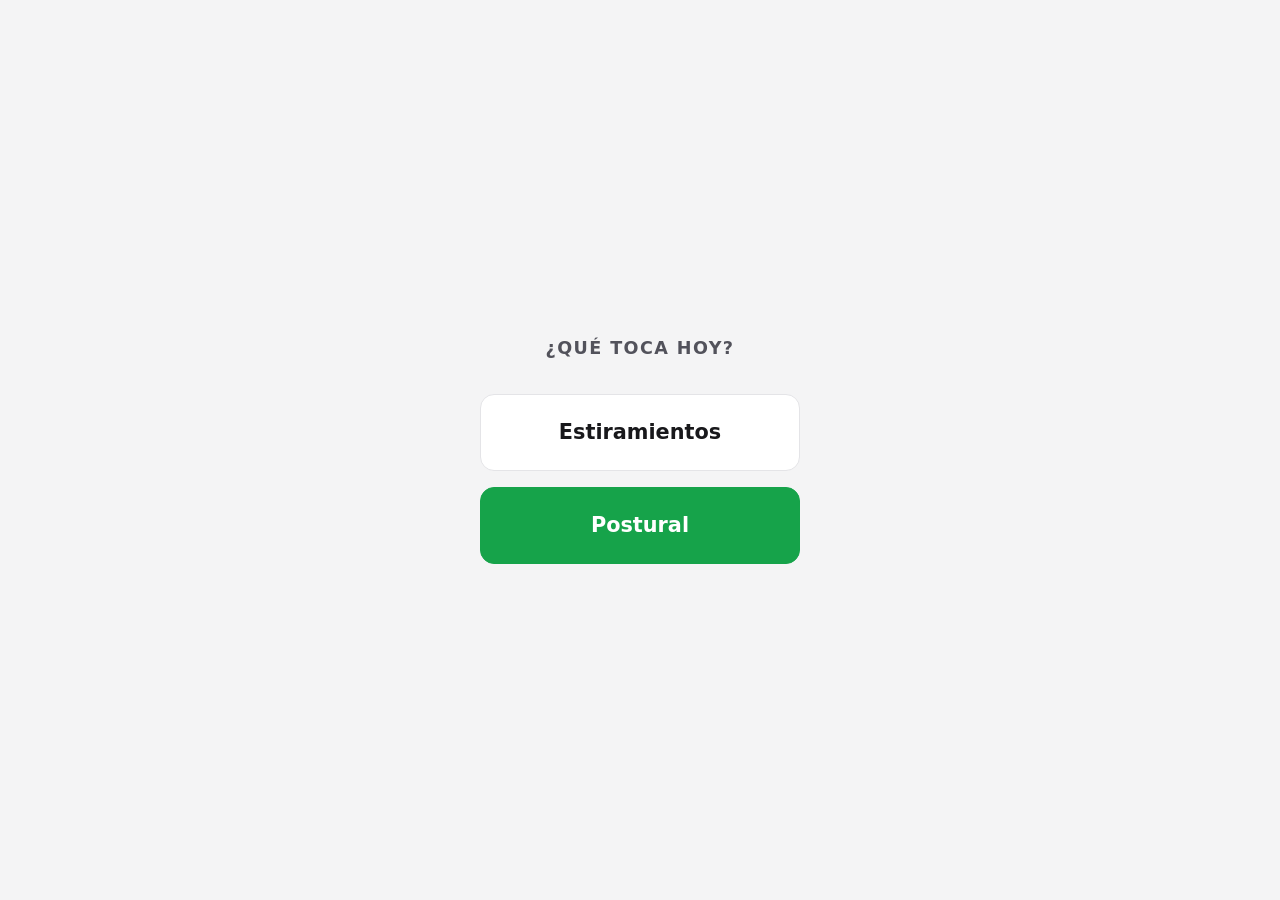
<file: index.html>
<!DOCTYPE html>
<html lang="es">
<head>
<meta charset="UTF-8">
<meta name="viewport" content="width=device-width, initial-scale=1">
<meta http-equiv="Cache-Control" content="no-cache, no-store, must-revalidate">
<meta http-equiv="Pragma" content="no-cache">
<meta http-equiv="Expires" content="0">
<title>Rutinas</title>
<link rel="stylesheet" href="style.css?v=3">
</head>
<body class="home">
  <h1>¿Qué toca hoy?</h1>
  <a class="btn" href="estiramientos.html">Estiramientos</a>
  <a class="btn alt" href="postural.html">Postural</a>
</body>
</html>
</file>
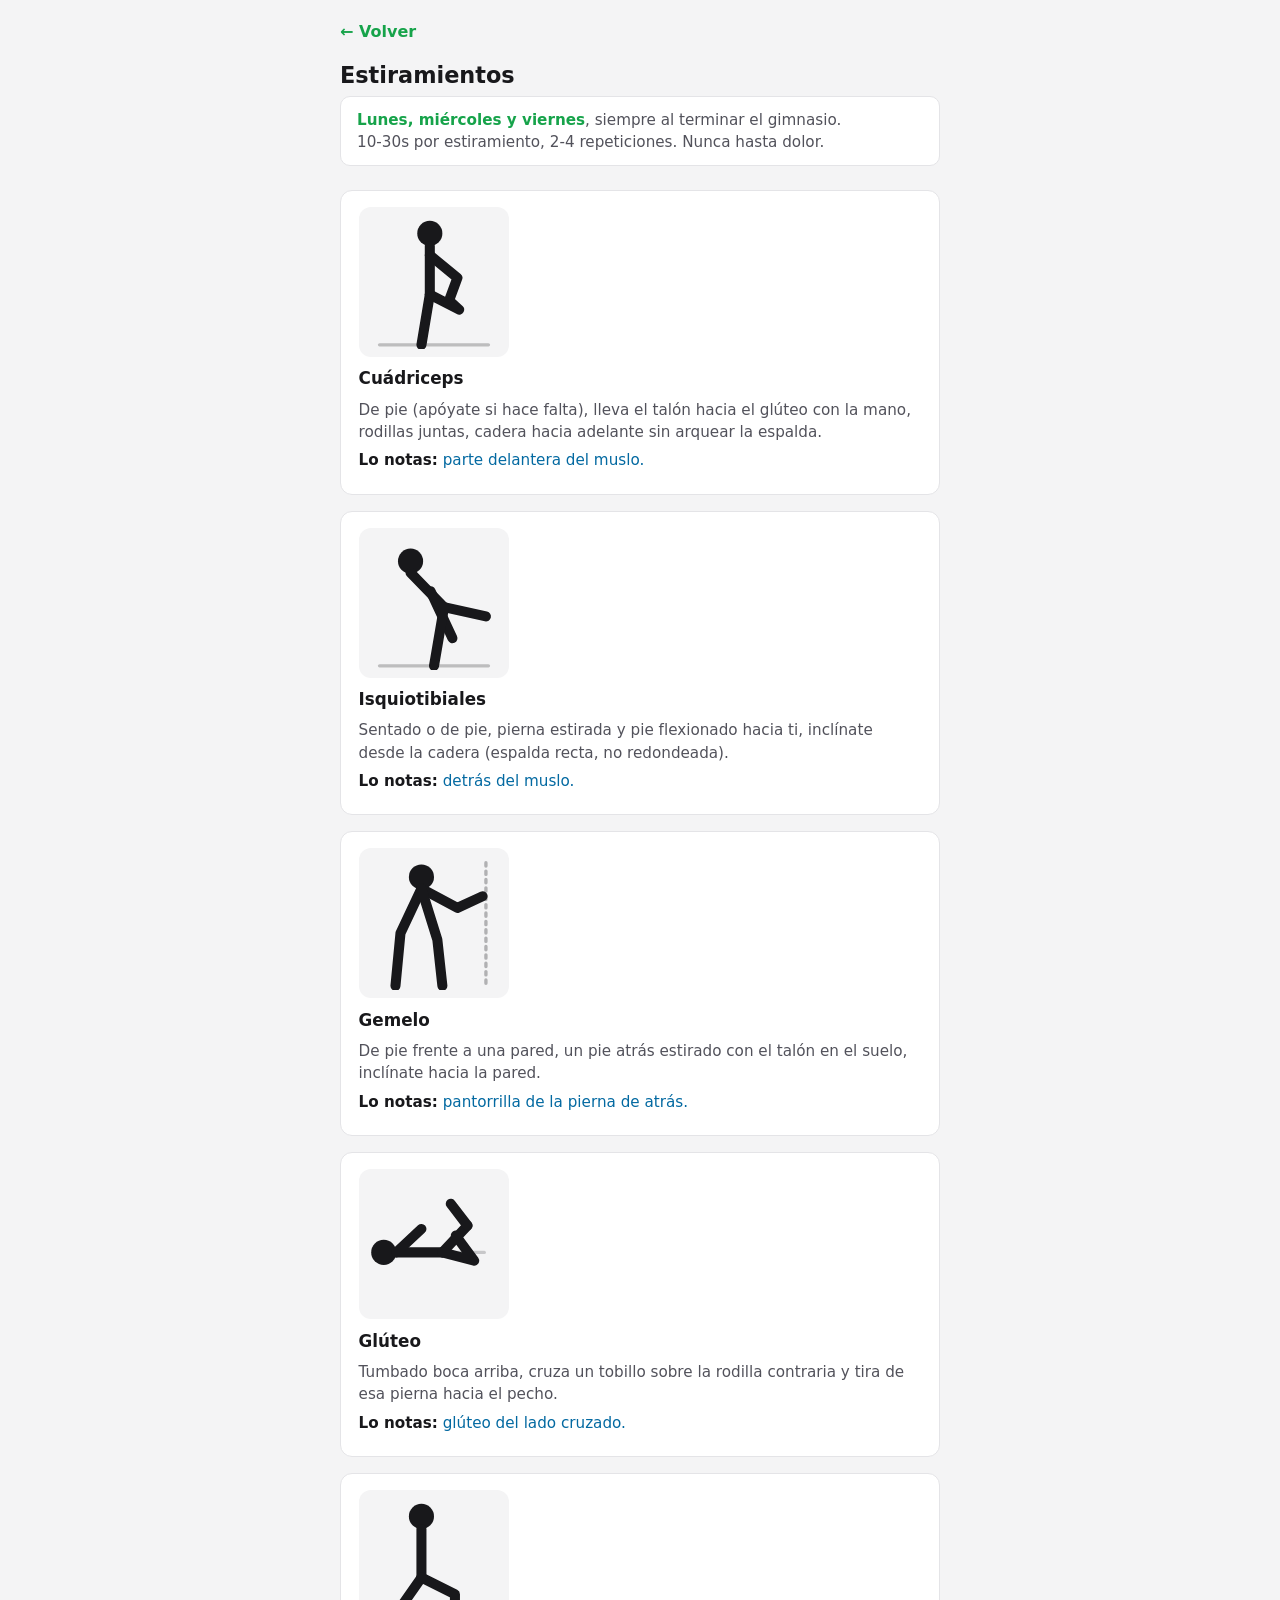
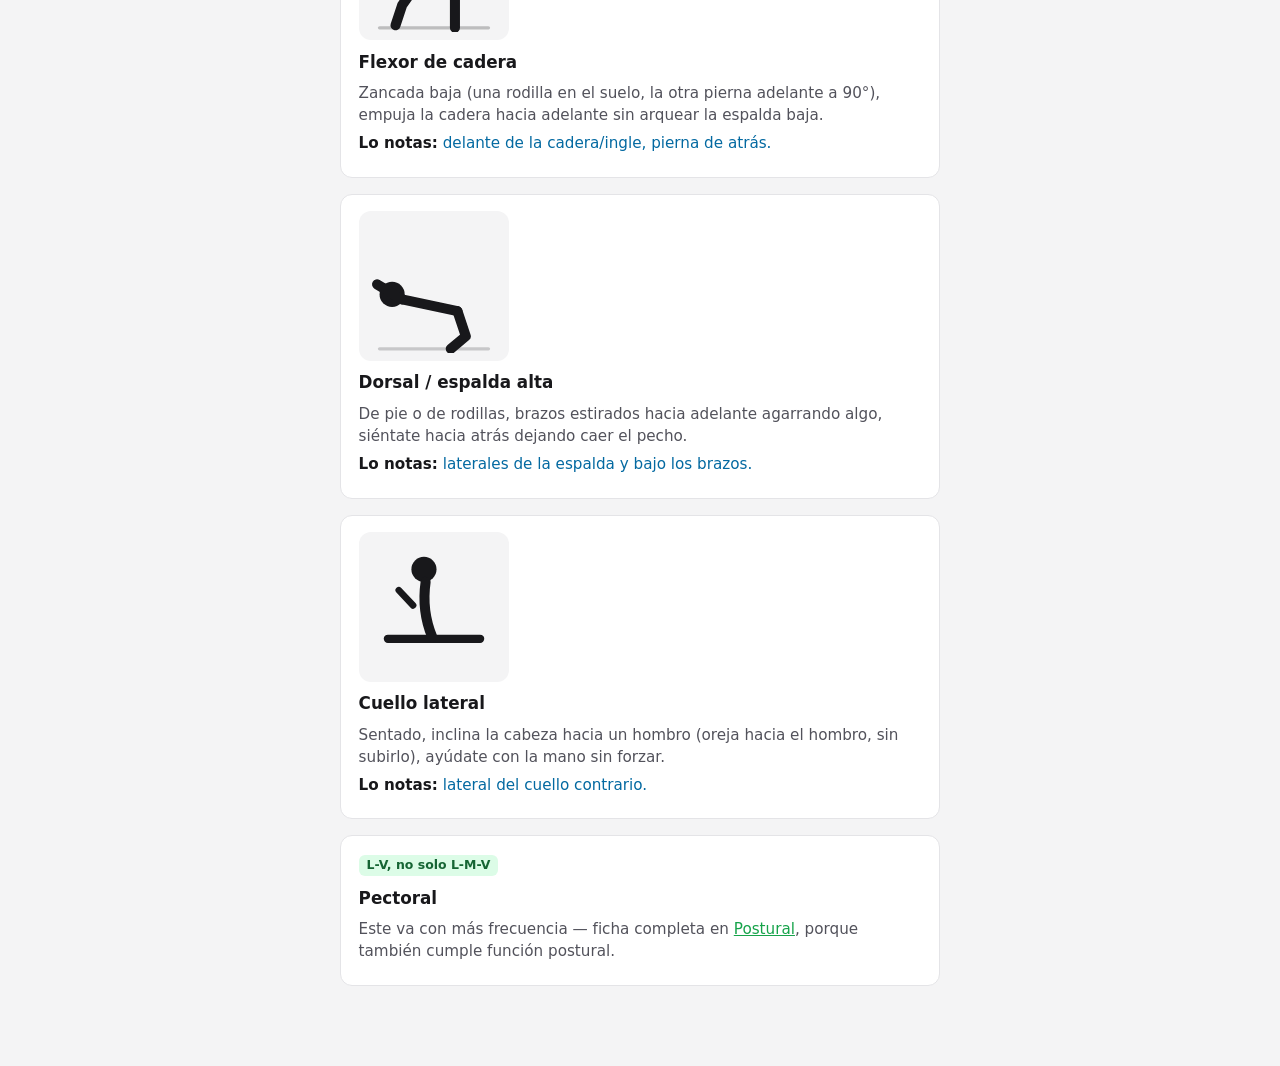
<file: estiramientos.html>
<!DOCTYPE html>
<html lang="es">
<head>
<meta charset="UTF-8">
<meta name="viewport" content="width=device-width, initial-scale=1">
<meta http-equiv="Cache-Control" content="no-cache, no-store, must-revalidate">
<meta http-equiv="Pragma" content="no-cache">
<meta http-equiv="Expires" content="0">
<title>Estiramientos</title>
<link rel="stylesheet" href="style.css?v=3">
</head>
<body>
<a class="back" href="index.html">&larr; Volver</a>
<h1>Estiramientos</h1>
<div class="freq">
  <b>Lunes, miércoles y viernes</b>, siempre al terminar el gimnasio.<br>
  10-30s por estiramiento, 2-4 repeticiones. Nunca hasta dolor.
</div>

<section class="ex">
  <div class="diagram">
    <svg viewBox="0 0 160 160" fill="none" stroke="currentColor" stroke-width="12" stroke-linecap="round" stroke-linejoin="round">
      <path d="M15 155 H145" stroke-width="4" opacity="0.25"/>
      <circle cx="75" cy="22" r="15" fill="currentColor" stroke="none"/>
      <path d="M75 37 V95"/>
      <path d="M75 95 L65 155"/>
      <path d="M75 48 L108 75 L98 102"/>
      <path d="M75 95 L110 113 L98 102"/>
    </svg>
  </div>
  <h2>Cuádriceps</h2>
  <p>De pie (apóyate si hace falta), lleva el talón hacia el glúteo con la mano, rodillas juntas, cadera hacia adelante sin arquear la espalda.</p>
  <p class="where"><strong>Lo notas:</strong> parte delantera del muslo.</p>
</section>

<section class="ex">
  <div class="diagram">
    <svg viewBox="0 0 160 160" fill="none" stroke="currentColor" stroke-width="12" stroke-linecap="round" stroke-linejoin="round">
      <path d="M15 155 H145" stroke-width="4" opacity="0.25"/>
      <circle cx="52" cy="30" r="15" fill="currentColor" stroke="none"/>
      <path d="M52 44 L92 85"/>
      <path d="M76 66 L102 122"/>
      <path d="M92 85 L142 96"/>
      <path d="M92 85 L80 155"/>
    </svg>
  </div>
  <h2>Isquiotibiales</h2>
  <p>Sentado o de pie, pierna estirada y pie flexionado hacia ti, inclínate desde la cadera (espalda recta, no redondeada).</p>
  <p class="where"><strong>Lo notas:</strong> detrás del muslo.</p>
</section>

<section class="ex">
  <div class="diagram">
    <svg viewBox="0 0 160 160" fill="none" stroke="currentColor" stroke-width="12" stroke-linecap="round" stroke-linejoin="round">
      <path d="M142 8 V155" stroke-width="4" stroke-dasharray="4 6" opacity="0.3"/>
      <circle cx="65" cy="25" r="15" fill="currentColor" stroke="none"/>
      <path d="M65 39 L108 62 L138 48"/>
      <path d="M65 39 L40 92 L34 155"/>
      <path d="M65 39 L84 100 L90 155"/>
    </svg>
  </div>
  <h2>Gemelo</h2>
  <p>De pie frente a una pared, un pie atrás estirado con el talón en el suelo, inclínate hacia la pared.</p>
  <p class="where"><strong>Lo notas:</strong> pantorrilla de la pierna de atrás.</p>
</section>

<section class="ex">
  <div class="diagram">
    <svg viewBox="0 0 160 160" fill="none" stroke="currentColor" stroke-width="12" stroke-linecap="round" stroke-linejoin="round">
      <path d="M15 90 H140" stroke-width="4" opacity="0.2"/>
      <circle cx="20" cy="90" r="15" fill="currentColor" stroke="none"/>
      <path d="M35 90 H90"/>
      <path d="M35 90 L65 62"/>
      <path d="M90 90 L120 58"/>
      <path d="M120 58 L100 32"/>
      <path d="M90 90 L128 100 L106 70"/>
    </svg>
  </div>
  <h2>Glúteo</h2>
  <p>Tumbado boca arriba, cruza un tobillo sobre la rodilla contraria y tira de esa pierna hacia el pecho.</p>
  <p class="where"><strong>Lo notas:</strong> glúteo del lado cruzado.</p>
</section>

<section class="ex">
  <div class="diagram">
    <svg viewBox="0 0 160 160" fill="none" stroke="currentColor" stroke-width="12" stroke-linecap="round" stroke-linejoin="round">
      <path d="M15 155 H145" stroke-width="4" opacity="0.25"/>
      <circle cx="65" cy="22" r="15" fill="currentColor" stroke="none"/>
      <path d="M65 37 V95"/>
      <path d="M65 95 L105 115 L105 155"/>
      <path d="M65 95 L42 128 L34 152"/>
    </svg>
  </div>
  <h2>Flexor de cadera</h2>
  <p>Zancada baja (una rodilla en el suelo, la otra pierna adelante a 90°), empuja la cadera hacia adelante sin arquear la espalda baja.</p>
  <p class="where"><strong>Lo notas:</strong> delante de la cadera/ingle, pierna de atrás.</p>
</section>

<section class="ex">
  <div class="diagram">
    <svg viewBox="0 0 160 160" fill="none" stroke="currentColor" stroke-width="12" stroke-linecap="round" stroke-linejoin="round">
      <path d="M15 155 H145" stroke-width="4" opacity="0.2"/>
      <circle cx="30" cy="90" r="15" fill="currentColor" stroke="none"/>
      <path d="M42 96 L108 110"/>
      <path d="M42 96 L12 78"/>
      <path d="M108 110 L118 140 L100 155"/>
    </svg>
  </div>
  <h2>Dorsal / espalda alta</h2>
  <p>De pie o de rodillas, brazos estirados hacia adelante agarrando algo, siéntate hacia atrás dejando caer el pecho.</p>
  <p class="where"><strong>Lo notas:</strong> laterales de la espalda y bajo los brazos.</p>
</section>

<section class="ex">
  <div class="diagram">
    <svg viewBox="0 0 160 160" fill="none" stroke="currentColor" stroke-width="12" stroke-linecap="round" stroke-linejoin="round">
      <path d="M25 118 H135" stroke-width="10"/>
      <circle cx="68" cy="35" r="15" fill="currentColor" stroke="none"/>
      <path d="M70 50 Q65 85 78 116"/>
      <path d="M55 78 L38 60" stroke-width="8"/>
    </svg>
  </div>
  <h2>Cuello lateral</h2>
  <p>Sentado, inclina la cabeza hacia un hombro (oreja hacia el hombro, sin subirlo), ayúdate con la mano sin forzar.</p>
  <p class="where"><strong>Lo notas:</strong> lateral del cuello contrario.</p>
</section>

<section class="ex">
  <span class="tag">L-V, no solo L-M-V</span>
  <h2>Pectoral</h2>
  <p>Este va con más frecuencia — ficha completa en <a href="postural.html" style="color:var(--accent)">Postural</a>, porque también cumple función postural.</p>
</section>

</body>
</html>
</file>
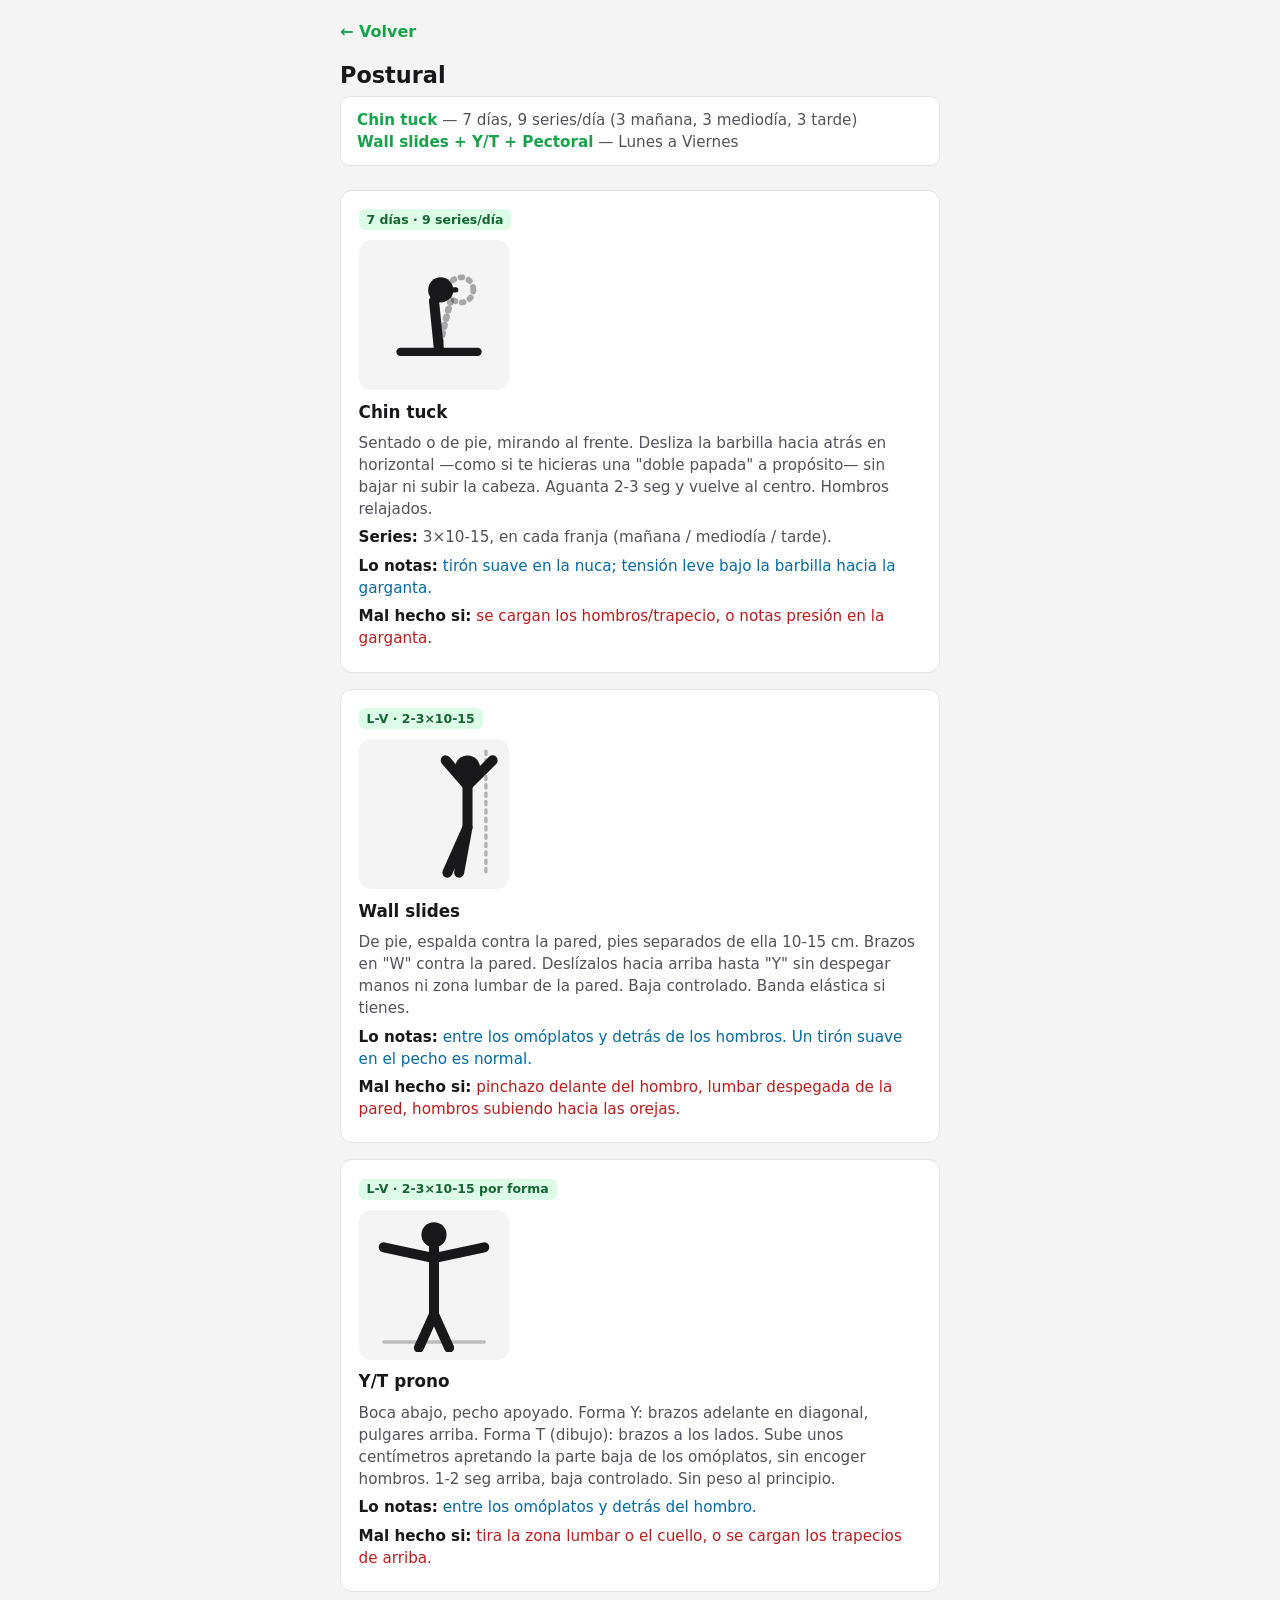
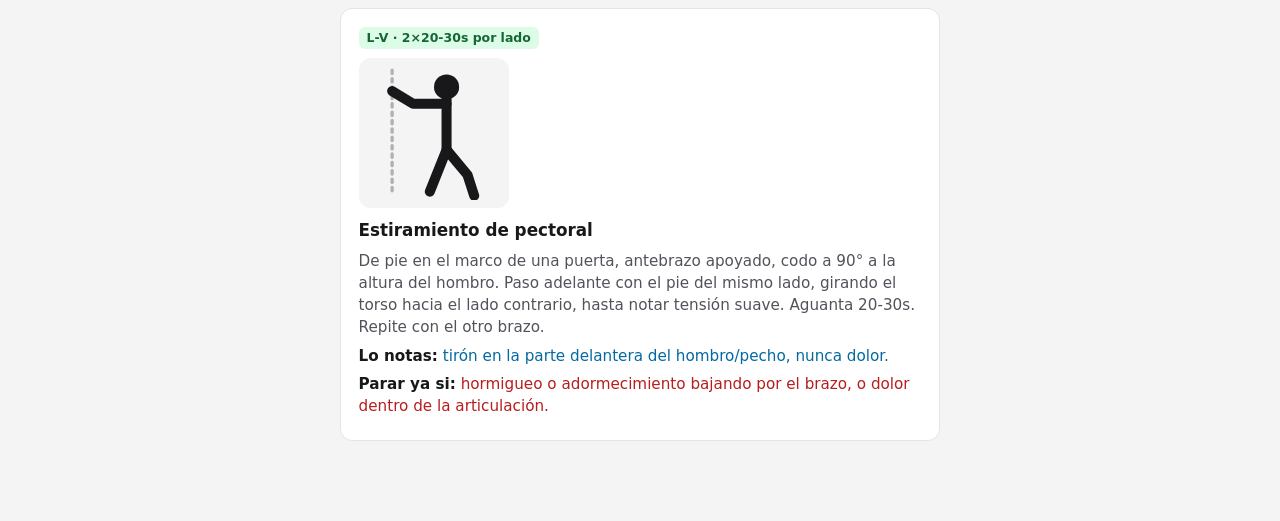
<file: postural.html>
<!DOCTYPE html>
<html lang="es">
<head>
<meta charset="UTF-8">
<meta name="viewport" content="width=device-width, initial-scale=1">
<meta http-equiv="Cache-Control" content="no-cache, no-store, must-revalidate">
<meta http-equiv="Pragma" content="no-cache">
<meta http-equiv="Expires" content="0">
<title>Postural</title>
<link rel="stylesheet" href="style.css?v=3">
</head>
<body>
<a class="back" href="index.html">&larr; Volver</a>
<h1>Postural</h1>
<div class="freq">
  <b>Chin tuck</b> — 7 días, 9 series/día (3 mañana, 3 mediodía, 3 tarde)<br>
  <b>Wall slides + Y/T + Pectoral</b> — Lunes a Viernes
</div>

<section class="ex">
  <span class="tag">7 días · 9 series/día</span>
  <div class="diagram">
    <svg viewBox="0 0 160 160" fill="none" stroke="currentColor" stroke-width="12" stroke-linecap="round" stroke-linejoin="round">
      <circle cx="112" cy="50" r="15" stroke-width="7" stroke-dasharray="2 8" opacity="0.35"/>
      <path d="M100 63 Q92 92 86 122" stroke-width="8" stroke-dasharray="2 8" opacity="0.35"/>
      <path d="M40 124 H132" stroke-width="10"/>
      <path d="M80 63 Q83 92 86 122"/>
      <circle cx="88" cy="50" r="15" fill="currentColor" stroke="none"/>
      <path d="M106 50 H92" stroke-width="6"/>
      <path d="M98 44 L92 50 L98 56" stroke-width="6"/>
    </svg>
  </div>
  <h2>Chin tuck</h2>
  <p>Sentado o de pie, mirando al frente. Desliza la barbilla hacia atrás en horizontal —como si te hicieras una "doble papada" a propósito— sin bajar ni subir la cabeza. Aguanta 2-3 seg y vuelve al centro. Hombros relajados.</p>
  <p><strong>Series:</strong> 3×10-15, en cada franja (mañana / mediodía / tarde).</p>
  <p class="where"><strong>Lo notas:</strong> tirón suave en la nuca; tensión leve bajo la barbilla hacia la garganta.</p>
  <p class="warn"><strong>Mal hecho si:</strong> se cargan los hombros/trapecio, o notas presión en la garganta.</p>
</section>

<section class="ex">
  <span class="tag">L-V · 2-3×10-15</span>
  <div class="diagram">
    <svg viewBox="0 0 160 160" fill="none" stroke="currentColor" stroke-width="12" stroke-linecap="round" stroke-linejoin="round">
      <path d="M142 5 V155" stroke-width="4" stroke-dasharray="4 6" opacity="0.3"/>
      <circle cx="120" cy="25" r="15" fill="currentColor" stroke="none"/>
      <path d="M120 40 V96"/>
      <path d="M120 96 L96 150 M120 96 L110 150"/>
      <path d="M120 46 L150 16"/>
      <path d="M120 46 L94 16"/>
    </svg>
  </div>
  <h2>Wall slides</h2>
  <p>De pie, espalda contra la pared, pies separados de ella 10-15 cm. Brazos en "W" contra la pared. Deslízalos hacia arriba hasta "Y" sin despegar manos ni zona lumbar de la pared. Baja controlado. Banda elástica si tienes.</p>
  <p class="where"><strong>Lo notas:</strong> entre los omóplatos y detrás de los hombros. Un tirón suave en el pecho es normal.</p>
  <p class="warn"><strong>Mal hecho si:</strong> pinchazo delante del hombro, lumbar despegada de la pared, hombros subiendo hacia las orejas.</p>
</section>

<section class="ex">
  <span class="tag">L-V · 2-3×10-15 por forma</span>
  <div class="diagram">
    <svg viewBox="0 0 160 160" fill="none" stroke="currentColor" stroke-width="12" stroke-linecap="round" stroke-linejoin="round">
      <path d="M20 148 H140" stroke-width="4" opacity="0.25"/>
      <circle cx="80" cy="20" r="15" fill="currentColor" stroke="none"/>
      <path d="M80 35 V115"/>
      <path d="M80 115 L62 155 M80 115 L98 155"/>
      <path d="M80 48 L20 35"/>
      <path d="M80 48 L140 35"/>
    </svg>
  </div>
  <h2>Y/T prono</h2>
  <p>Boca abajo, pecho apoyado. Forma Y: brazos adelante en diagonal, pulgares arriba. Forma T (dibujo): brazos a los lados. Sube unos centímetros apretando la parte baja de los omóplatos, sin encoger hombros. 1-2 seg arriba, baja controlado. Sin peso al principio.</p>
  <p class="where"><strong>Lo notas:</strong> entre los omóplatos y detrás del hombro.</p>
  <p class="warn"><strong>Mal hecho si:</strong> tira la zona lumbar o el cuello, o se cargan los trapecios de arriba.</p>
</section>

<section class="ex">
  <span class="tag">L-V · 2×20-30s por lado</span>
  <div class="diagram">
    <svg viewBox="0 0 160 160" fill="none" stroke="currentColor" stroke-width="12" stroke-linecap="round" stroke-linejoin="round">
      <path d="M30 5 V155" stroke-width="4" stroke-dasharray="4 6" opacity="0.3"/>
      <circle cx="95" cy="25" r="15" fill="currentColor" stroke="none"/>
      <path d="M95 40 V100"/>
      <path d="M95 45 L55 45 L30 30"/>
      <path d="M95 100 L75 150 M95 100 L120 130 L128 155"/>
    </svg>
  </div>
  <h2>Estiramiento de pectoral</h2>
  <p>De pie en el marco de una puerta, antebrazo apoyado, codo a 90° a la altura del hombro. Paso adelante con el pie del mismo lado, girando el torso hacia el lado contrario, hasta notar tensión suave. Aguanta 20-30s. Repite con el otro brazo.</p>
  <p class="where"><strong>Lo notas:</strong> tirón en la parte delantera del hombro/pecho, nunca dolor.</p>
  <p class="warn"><strong>Parar ya si:</strong> hormigueo o adormecimiento bajando por el brazo, o dolor dentro de la articulación.</p>
</section>

</body>
</html>
</file>
<file: style.css>
:root{
  color-scheme: light dark;
  --bg:#f4f4f5;
  --card:#ffffff;
  --text:#18181b;
  --text-dim:#52525b;
  --accent:#16a34a;
  --accent-text:#ffffff;
  --where:#0369a1;
  --warn:#b91c1c;
  --tag-bg:#dcfce7;
  --tag-text:#166534;
  --line:#e4e4e7;
}
@media (prefers-color-scheme: dark){
  :root{
    --bg:#111111;
    --card:#1a1a1a;
    --text:#eeeeee;
    --text-dim:#c4c4c8;
    --accent:#4ade80;
    --accent-text:#111111;
    --where:#7dd3fc;
    --warn:#fca5a5;
    --tag-bg:#14361f;
    --tag-text:#86efac;
    --line:#2a2a2a;
  }
}
*{box-sizing:border-box;}
body{
  margin:0 auto;
  max-width:640px;
  font-family:system-ui,-apple-system,Segoe UI,Roboto,sans-serif;
  background:var(--bg);
  color:var(--text);
  padding:1.25rem 1.25rem 4rem;
  line-height:1.45;
}
a.back{
  display:inline-block;
  color:var(--accent);
  text-decoration:none;
  font-weight:600;
  margin-bottom:1rem;
}
h1{font-size:1.4rem;margin:0 0 .25rem;}
.freq{
  background:var(--card);
  border:1px solid var(--line);
  border-radius:10px;
  padding:.75rem 1rem;
  font-size:.95rem;
  color:var(--text-dim);
  margin-bottom:1.5rem;
}
.freq b{color:var(--accent);}
section.ex{
  background:var(--card);
  border:1px solid var(--line);
  border-radius:12px;
  padding:1rem 1.1rem;
  margin-bottom:1rem;
}
section.ex h2{
  font-size:1.05rem;
  margin:0 0 .5rem;
  color:var(--text);
}
section.ex .tag{
  display:inline-block;
  font-size:.78rem;
  font-weight:700;
  color:var(--tag-text);
  background:var(--tag-bg);
  border-radius:6px;
  padding:.1rem .5rem;
  margin-bottom:.6rem;
}
section.ex p{margin:.4rem 0;font-size:.95rem;color:var(--text-dim);}
section.ex p.where{color:var(--where);}
section.ex p.warn{color:var(--warn);}
section.ex strong{color:var(--text);}
section.ex .diagram{
  display:block;
  width:150px;
  height:150px;
  margin:0 0 .6rem;
  padding:8px;
  border-radius:12px;
  background:var(--bg);
  color:var(--text);
}
section.ex .diagram svg{width:100%;height:100%;display:block;}

/* index */
body.home{
  min-height:100svh;
  display:flex;
  flex-direction:column;
  align-items:center;
  justify-content:center;
  gap:1rem;
  max-width:none;
  padding:1.5rem;
}
body.home h1{
  font-size:1.1rem;
  font-weight:600;
  color:var(--text-dim);
  margin:0 0 1rem;
  text-transform:uppercase;
  letter-spacing:.08em;
}
a.btn{
  display:block;
  width:min(320px,90vw);
  text-align:center;
  padding:1.4rem 1rem;
  font-size:1.3rem;
  font-weight:600;
  text-decoration:none;
  color:var(--text);
  background:var(--card);
  border:1px solid var(--line);
  border-radius:14px;
}
a.btn:active{opacity:.7;}
a.btn.alt{background:var(--accent);color:var(--accent-text);border-color:var(--accent);}
</file>
